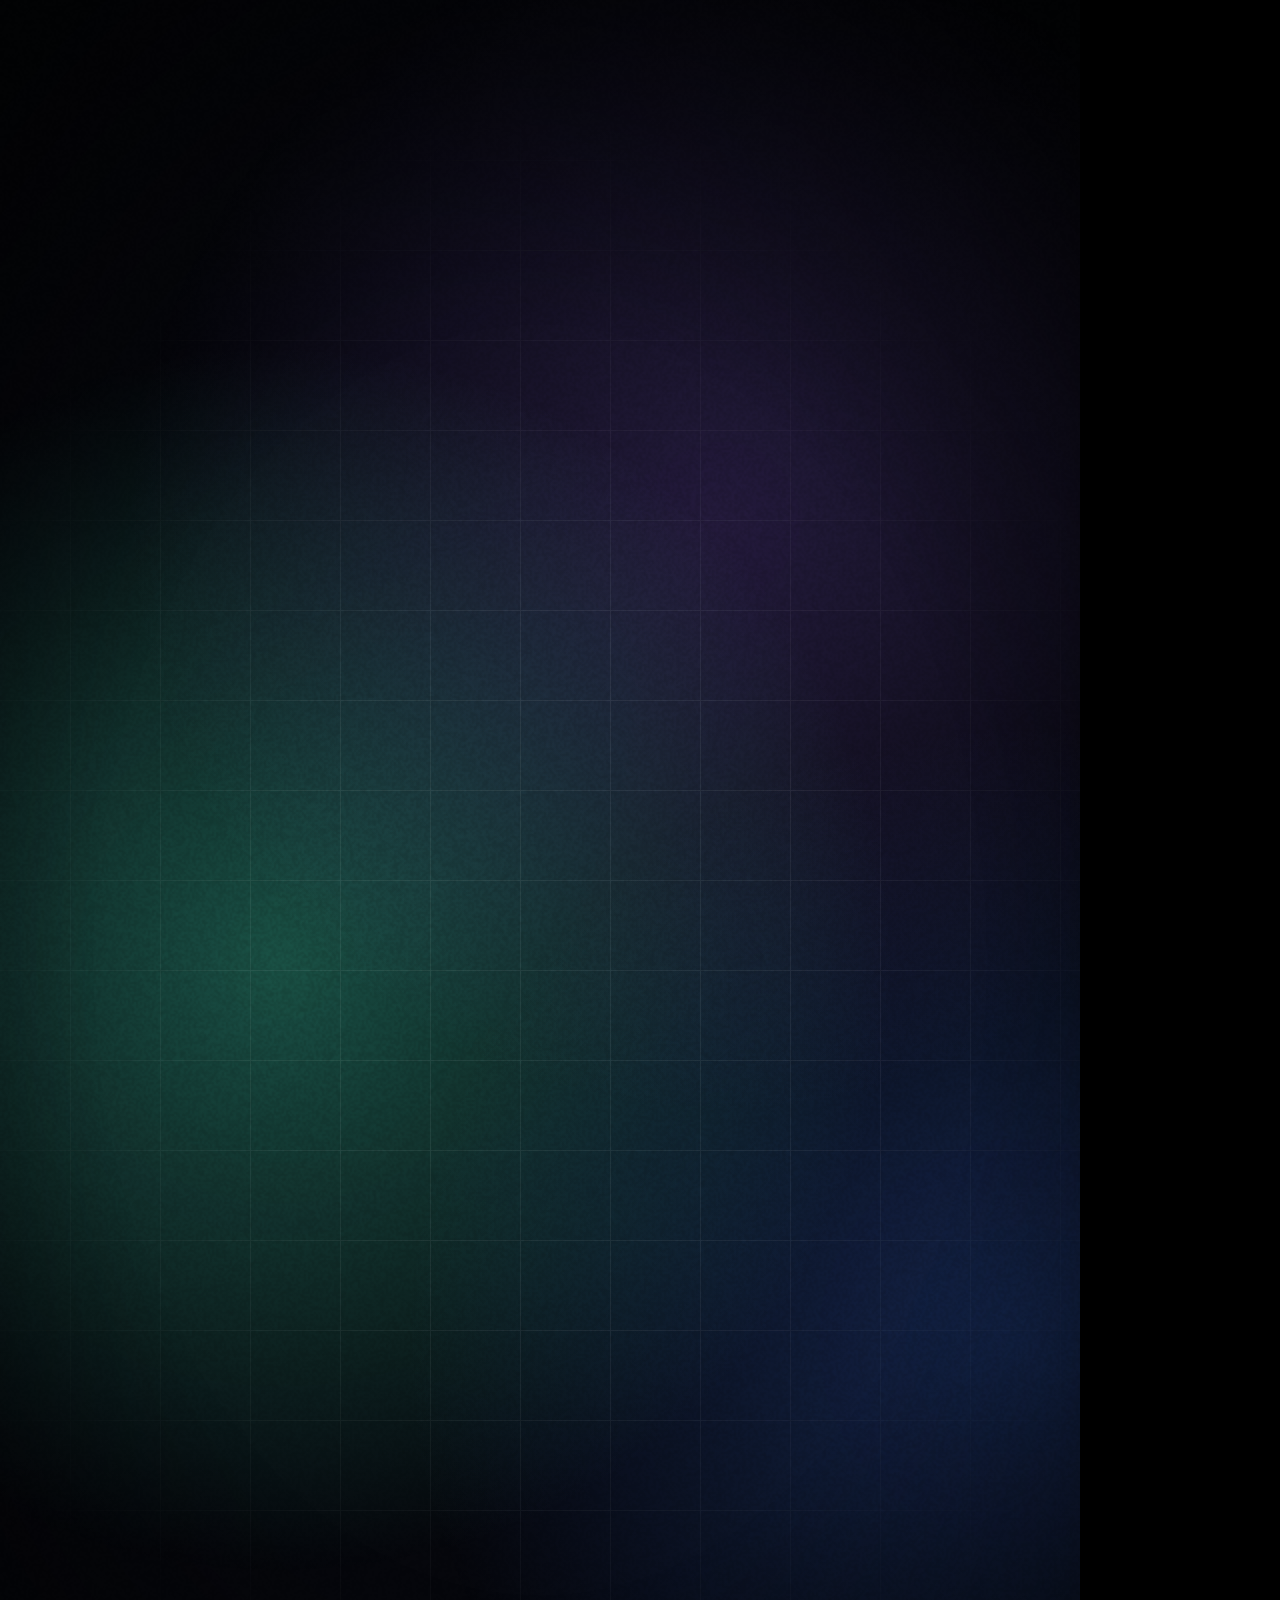
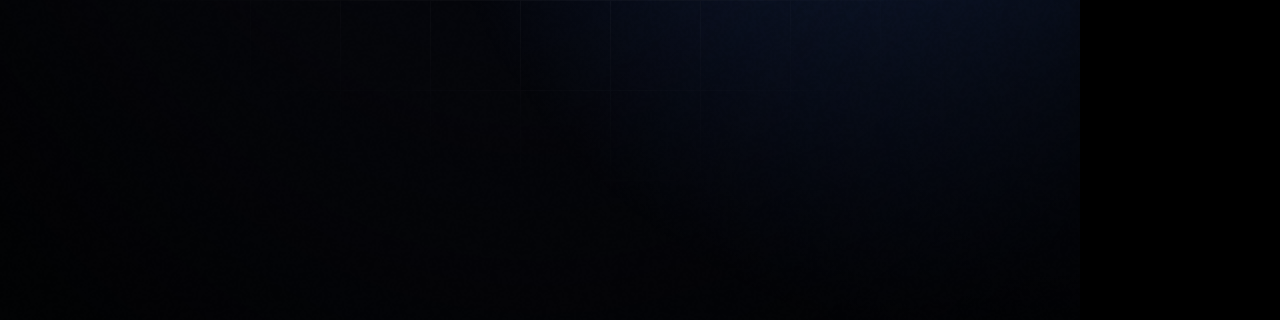
<file: promo/index.html>
<!doctype html>
<html lang="ru">
<head>
<meta charset="utf-8">
<title>Чистая Тема — промо</title>
<link rel="stylesheet" href="fonts.css">
<style>
  :root{
    --ink:#05060b; --bubble:#171c2b; --text:#eef2ff; --mute:#8b93ad;
    --mint:#46F2C2; --blue:#3D7BFF; --violet:#9A6BFF;
  }
  *{box-sizing:border-box;margin:0;padding:0}
  html,body{background:#000;width:1080px;height:1920px;overflow:hidden}
  #stage{position:relative;width:1080px;height:1920px;overflow:hidden;background:var(--ink);
    font-family:'Manrope',sans-serif;color:var(--text);-webkit-font-smoothing:antialiased}
  .abs{position:absolute}
  .layer{position:absolute;inset:0}
  #camera{position:absolute;inset:0;transform-origin:540px 960px}

  /* ---------- background ---------- */
  .blob{position:absolute;width:1400px;height:1400px;border-radius:50%;left:-160px;top:260px;opacity:.55}
  #grid{position:absolute;inset:-200px;opacity:.07;
    background-image:linear-gradient(rgba(255,255,255,.9) 1px,transparent 1px),linear-gradient(90deg,rgba(255,255,255,.9) 1px,transparent 1px);
    background-size:90px 90px;
    -webkit-mask-image:radial-gradient(ellipse 60% 50% at 50% 50%,#000 30%,transparent 75%)}
  .mq{position:absolute;left:0;white-space:nowrap;font-family:'Unbounded';font-weight:900;font-size:250px;
    color:transparent;-webkit-text-stroke:2px rgba(255,255,255,.075);letter-spacing:-4px}

  /* ---------- letters ---------- */
  .lm{display:inline-block;overflow:hidden;vertical-align:top;padding:.06em .04em .1em;margin:-.06em -.04em -.1em}
  .l{display:inline-block;will-change:transform}

  /* ---------- intro ---------- */
  #logoFly{position:absolute;left:0;top:0;width:240px;height:240px;transform-origin:50% 50%}
  .ring{position:absolute;left:540px;top:960px;width:10px;height:10px;border-radius:50%;
    border:3px solid var(--mint);transform:translate(-50%,-50%)}
  .bigword{position:absolute;left:0;width:1080px;text-align:center;font-family:'Unbounded';font-weight:900;
    line-height:1;letter-spacing:-3px;white-space:nowrap}
  #tagline{position:absolute;left:0;width:1080px;top:1265px;text-align:center;font-size:46px;font-weight:700;color:#c9d1ec}
  #tagline span{display:inline-block;margin:0 8px}
  #introLine{position:absolute;top:1220px;left:540px;height:4px;width:520px;margin-left:-260px;border-radius:4px;
    background:linear-gradient(90deg,transparent,var(--mint),var(--blue),transparent)}

  /* ---------- feature header ---------- */
  #progress{position:absolute;top:118px;left:50%;transform:translateX(-50%);display:flex;gap:12px}
  .seg{width:92px;height:8px;border-radius:8px;background:rgba(255,255,255,.12);overflow:hidden}
  .seg i{display:block;height:100%;width:100%;transform-origin:0 50%;transform:scaleX(0);border-radius:8px}
  .ftitle{position:absolute;left:0;width:1080px;top:186px;text-align:center}
  .fnum{font-family:'JetBrains Mono';font-weight:700;font-size:30px;letter-spacing:6px;margin-bottom:14px;height:40px}
  .fbig{font-family:'Unbounded';font-weight:900;font-size:112px;line-height:1;letter-spacing:-3px;white-space:nowrap}
  .fsub{font-size:42px;font-weight:700;margin-top:22px;color:#cfd6f1;white-space:nowrap}

  /* ---------- phone ---------- */
  #phoneWrap{position:absolute;left:0;top:0;width:1080px;height:1920px;perspective:2400px;perspective-origin:540px 1100px}
  #phone{position:absolute;left:190px;top:478px;width:700px;height:1380px;border-radius:96px;
    background:linear-gradient(145deg,#2a3048,#0c0f19 40%,#1d2234);padding:14px;
    box-shadow:0 0 0 2px rgba(255,255,255,.08),0 60px 140px rgba(0,0,0,.7),0 0 120px var(--glow,rgba(70,242,194,.18));
    transform-style:preserve-3d;transform-origin:50% 50%}
  #screen{position:relative;width:100%;height:100%;border-radius:82px;overflow:hidden;background:#0a0d17}
  #island{position:absolute;top:20px;left:50%;width:170px;height:48px;margin-left:-85px;border-radius:30px;background:#000;z-index:20}
  #status{position:absolute;top:24px;left:0;right:0;height:40px;padding:0 64px;display:flex;justify-content:space-between;
    font-weight:800;font-size:26px;z-index:10}
  #status .ic{display:flex;gap:10px;align-items:center}
  #header{position:absolute;top:76px;left:0;right:0;height:112px;display:flex;align-items:center;padding:0 30px;gap:20px;
    border-bottom:1px solid rgba(255,255,255,.06);background:rgba(12,15,26,.92);z-index:9}
  #avatar{width:80px;height:80px;flex:none}
  #hname{font-weight:800;font-size:32px;line-height:1.15}
  #hstat{font-size:24px;font-weight:600;color:var(--mute);height:30px;position:relative}
  #hstat span{position:absolute;left:0;top:0;white-space:nowrap}
  #chat{position:absolute;top:188px;bottom:122px;left:0;right:0;overflow:hidden;
    background:radial-gradient(circle at 20% 10%,rgba(61,123,255,.16),transparent 50%),radial-gradient(circle at 90% 90%,rgba(70,242,194,.10),transparent 50%),#0b0f1c}
  #chat:before{content:'';position:absolute;inset:0;opacity:.35;
    background-image:radial-gradient(rgba(255,255,255,.13) 1.5px,transparent 1.6px);background-size:34px 34px}
  #chatInner{position:absolute;left:0;right:0;top:0}
  .msg{position:absolute;left:0;right:0;padding:0 24px}
  .msg.user{text-align:right}
  .bubble{display:inline-block;text-align:left;max-width:540px;padding:20px 26px 16px;border-radius:34px;
    font-size:30px;line-height:1.34;font-weight:600;position:relative;will-change:transform}
  .user .bubble{background:linear-gradient(135deg,#4b7dff,#6a4dff);border-bottom-right-radius:10px;transform-origin:100% 100%;
    box-shadow:0 10px 30px rgba(75,90,255,.35)}
  .bot .bubble{background:var(--bubble);border:1px solid rgba(255,255,255,.07);border-bottom-left-radius:10px;transform-origin:0 100%;
    box-shadow:0 10px 30px rgba(0,0,0,.35)}
  .meta{display:block;text-align:right;font-size:20px;font-weight:600;opacity:.6;margin-top:4px}
  .typing{position:absolute;left:24px;padding:24px 28px;border-radius:30px;border-bottom-left-radius:10px;background:var(--bubble);
    display:flex;gap:10px;transform-origin:0 100%}
  .typing i{width:14px;height:14px;border-radius:50%;background:#9aa3c4;display:block}
  #inputBar{position:absolute;bottom:0;left:0;right:0;height:122px;display:flex;align-items:center;gap:16px;padding:0 24px 10px;
    background:#0c0f1a;border-top:1px solid rgba(255,255,255,.06)}
  #inputPill{flex:1;height:76px;border-radius:40px;background:#161b2a;display:flex;align-items:center;padding:0 30px;
    font-size:28px;font-weight:600;color:#6d7592;overflow:hidden;white-space:nowrap}
  #inputText{color:#eef2ff}
  #caret{display:inline-block;width:3px;height:34px;background:var(--mint);margin-left:3px;vertical-align:middle}
  #sendBtn{width:76px;height:76px;border-radius:50%;background:linear-gradient(135deg,#4b7dff,#6a4dff);display:flex;align-items:center;justify-content:center;flex:none}
  #glare{position:absolute;inset:0;pointer-events:none;z-index:30;border-radius:82px;
    background:linear-gradient(115deg,transparent 35%,rgba(255,255,255,.10) 45%,rgba(255,255,255,.02) 52%,transparent 60%);background-size:300% 100%}

  /* feature cards inside bot bubbles */
  .row{display:flex;align-items:center;gap:22px}
  .cal{width:104px;height:116px;border-radius:22px;overflow:hidden;background:#fff;color:#111;text-align:center;flex:none;
    box-shadow:0 8px 20px rgba(0,0,0,.35)}
  .cal-m{background:#ff4d5e;color:#fff;font-weight:800;font-size:22px;height:34px;line-height:34px;letter-spacing:2px}
  .cal-d{font-family:'Unbounded';font-weight:900;font-size:50px;line-height:82px;display:inline-block}
  .clk{width:116px;height:116px;flex:none}
  .remT{font-family:'Unbounded';font-weight:700;font-size:44px;letter-spacing:-1px;color:#fff}
  .remS{font-size:24px;color:var(--mute);font-weight:700}
  .note{margin-top:16px;padding:12px 18px;border-radius:18px;background:rgba(77,141,255,.14);font-size:27px;font-weight:700;color:#cfe0ff;display:flex;gap:12px;align-items:center}
  .ok{margin-top:12px;font-size:25px;font-weight:800;display:flex;gap:10px;align-items:center}
  .odo{display:flex;font-family:'Unbounded';font-weight:900;font-size:84px;height:96px;line-height:96px;overflow:hidden;letter-spacing:-2px;
    padding:0 4px;margin:4px -4px 0}
  .odo .col{display:flex;flex-direction:column}
  .odo .sp{width:22px}
  .chip{display:inline-flex;gap:8px;align-items:center;padding:8px 16px;border-radius:30px;font-size:22px;font-weight:800;margin-top:10px}
  .pw{font-family:'JetBrains Mono';font-weight:700;font-size:35px;padding:16px 18px;border-radius:18px;background:#0b0e18;
    border:1px solid rgba(167,116,255,.35);letter-spacing:1px;margin-top:8px;white-space:nowrap}
  .pw span{display:inline-block;width:.6em;text-align:center}
  .bars{display:flex;gap:8px;margin-top:16px}
  .bars i{flex:1;height:12px;border-radius:8px;background:rgba(255,255,255,.1);overflow:hidden;position:relative}
  .bars i b{position:absolute;inset:0;transform-origin:0 50%;transform:scaleX(0);border-radius:8px}
  .stage3d{height:200px;width:470px;position:relative;perspective:700px}
  .coin{position:absolute;left:175px;top:50px;width:130px;height:130px;border-radius:50%;
    display:flex;align-items:center;justify-content:center;font-family:'Unbounded';font-weight:900;font-size:56px}
  .shadow{position:absolute;left:180px;top:180px;width:120px;height:18px;border-radius:50%;background:rgba(0,0,0,.55);filter:blur(4px)}
  .cube{position:absolute;left:180px;top:40px;width:120px;height:120px;transform-style:preserve-3d}
  .face{position:absolute;inset:0;border-radius:24px;background:linear-gradient(145deg,#fff,#dfe3ee);
    display:grid;grid-template-columns:repeat(3,1fr);grid-template-rows:repeat(3,1fr);padding:16px;box-shadow:inset 0 0 0 2px rgba(0,0,0,.06)}
  .face b{width:22px;height:22px;border-radius:50%;background:#1b1f2c;justify-self:center;align-self:center;visibility:hidden}
  .face b.on{visibility:visible}
  .face.f6 b.on, .face.f1 b.on{background:#ff3d5e}
  .res{font-size:30px;font-weight:700;margin-top:6px}
  .res b{font-weight:900}
  .opts{display:flex;gap:12px;margin-top:12px}
  .opt{padding:16px 20px;border-radius:22px;background:rgba(255,255,255,.06);border:2px solid rgba(255,255,255,.08);font-size:28px;font-weight:800;
    white-space:nowrap;position:relative}

  /* ---------- channel ---------- */
  #chPill{position:absolute;top:250px;left:50%;transform:translateX(-50%);display:flex;align-items:center;gap:14px;padding:16px 30px;border-radius:60px;
    background:rgba(255,255,255,.06);border:1px solid rgba(255,255,255,.14);font-weight:800;font-size:30px;letter-spacing:3px;white-space:nowrap}
  #chLine1{position:absolute;top:860px;left:0;width:1080px;text-align:center;font-size:42px;font-weight:700;color:#cbd3ef;line-height:1.35}
  #chLine1 span{display:inline-block;margin:0 6px}
  #chHi{position:absolute;top:1000px;left:0;width:1080px;text-align:center;font-size:58px;font-weight:800;white-space:nowrap}
  #chHi .hl{position:relative;display:inline-block;padding:4px 18px}
  #chHi .hl i{position:absolute;inset:6px 0 0 0;border-radius:14px;background:linear-gradient(90deg,var(--mint),var(--blue));transform-origin:0 50%;z-index:-1}
  #chHi .hl span{position:relative;color:#05060b}
  .ccard{position:absolute;top:1200px;width:300px;height:330px;border-radius:40px;padding:34px 28px;
    background:linear-gradient(160deg,rgba(255,255,255,.10),rgba(255,255,255,.03));border:1px solid rgba(255,255,255,.14);
    display:flex;flex-direction:column;justify-content:space-between;transform-origin:50% 100%}
  .ccard .ico{width:96px;height:96px;border-radius:28px;display:flex;align-items:center;justify-content:center}
  .ccard .t{font-family:'Unbounded';font-weight:900;font-size:40px;letter-spacing:-1px}
  .ccard .s{font-size:24px;font-weight:700;color:#aeb6d3;margin-top:6px}
  #chLink{position:absolute;top:1640px;left:50%;transform:translateX(-50%);font-family:'JetBrains Mono';font-weight:700;font-size:44px;
    padding:22px 36px;border-radius:24px;background:rgba(0,0,0,.35);border:1px solid rgba(255,255,255,.14);white-space:nowrap}

  /* ---------- outro ---------- */
  .wipe{position:absolute;left:540px;top:960px;width:10px;height:10px;border-radius:50%;transform:translate(-50%,-50%) scale(0)}
  #outro{position:absolute;inset:0}
  #oHandle{position:absolute;top:900px;left:0;width:1080px;text-align:center;font-family:'JetBrains Mono';font-weight:700;font-size:62px;white-space:nowrap}
  #oCaret{display:inline-block;width:5px;height:64px;background:var(--mint);vertical-align:middle;margin-left:4px}
  #oSub{position:absolute;top:1010px;left:0;width:1080px;text-align:center;font-size:36px;font-weight:700;color:#aab3d4}
  #oBtnWrap{position:absolute;top:1130px;left:540px;width:0;height:0}
  #oBtn{position:absolute;left:-420px;top:0;width:840px;height:156px;border-radius:90px;overflow:hidden;
    background:linear-gradient(100deg,#46F2C2,#3D7BFF 55%,#9A6BFF);box-shadow:0 30px 90px rgba(61,123,255,.5);
    display:flex;align-items:center;justify-content:center;transform-origin:50% 50%}
  #oBtnTxt{font-family:'Unbounded';font-weight:900;font-size:46px;color:#fff;white-space:nowrap;letter-spacing:-1px;position:relative;z-index:2}
  #oShine{position:absolute;top:-40px;bottom:-40px;width:160px;background:linear-gradient(90deg,transparent,rgba(255,255,255,.55),transparent);transform:skewX(-20deg)}
  #oRipple{position:absolute;left:0;top:78px;width:20px;height:20px;border-radius:50%;border:6px solid #fff;transform:translate(-50%,-50%) scale(0)}
  #oChips{position:absolute;top:1400px;left:90px;width:900px;display:flex;flex-wrap:wrap;justify-content:center;gap:16px}
  #oChips span{padding:14px 24px;border-radius:40px;background:rgba(255,255,255,.07);border:1px solid rgba(255,255,255,.12);font-size:28px;font-weight:700;color:#d6dcf3}
  #oFoot{position:absolute;top:1745px;left:0;width:1080px;text-align:center;font-family:'JetBrains Mono';font-weight:500;font-size:32px;color:#8e97b8;letter-spacing:1px}
  #cursor{position:absolute;left:0;top:0;width:70px;height:90px}

  #fx{position:absolute;inset:0}
  #flash{position:absolute;inset:0;background:#fff;opacity:0;mix-blend-mode:overlay}
  #vignette{position:absolute;inset:0;pointer-events:none;background:radial-gradient(ellipse 75% 60% at 50% 50%,transparent 55%,rgba(0,0,0,.65))}
  #grain{position:absolute;inset:0;width:1080px;height:1920px;opacity:.09;mix-blend-mode:overlay;pointer-events:none}
</style>
</head>
<body>
<div id="stage">
  <div id="camera">
    <div class="layer" id="bg">
      <div class="blob" id="blob1"></div><div class="blob" id="blob2"></div><div class="blob" id="blob3"></div>
      <div id="grid"></div>
      <div class="layer" id="mqWrap" style="transform:rotate(-9deg);transform-origin:540px 960px">
        <div class="mq" id="mq1" style="top:640px"></div>
        <div class="mq" id="mq2" style="top:1180px"></div>
      </div>
    </div>

    <!-- INTRO -->
    <div class="layer" id="intro">
      <div class="ring" id="r1"></div><div class="ring" id="r2"></div><div class="ring" id="r3"></div>
      <div class="bigword" id="iw1" style="top:820px;font-size:168px"></div>
      <div class="bigword" id="iw2" style="top:1010px;font-size:168px"></div>
      <div id="introLine"></div>
      <div id="tagline"><span>Личный</span><span>ассистент</span><span>в</span><span>Telegram</span></div>
    </div>

    <!-- FEATURE HEADER -->
    <div class="layer" id="fhead">
      <div id="progress"></div>
    </div>

    <!-- PHONE -->
    <div id="phoneWrap">
      <div id="phone">
        <div id="screen">
          <div id="island"></div>
          <div id="status"><span>9:41</span><span class="ic">
            <svg width="34" height="22" viewBox="0 0 34 22"><rect x="0" y="14" width="6" height="8" rx="2" fill="#fff"/><rect x="9" y="10" width="6" height="12" rx="2" fill="#fff"/><rect x="18" y="5" width="6" height="17" rx="2" fill="#fff"/><rect x="27" y="0" width="6" height="22" rx="2" fill="#fff"/></svg>
            <svg width="48" height="24" viewBox="0 0 48 24"><rect x="1" y="1" width="40" height="22" rx="7" fill="none" stroke="#fff" stroke-opacity=".5" stroke-width="2"/><rect x="5" y="5" width="30" height="14" rx="4" fill="#fff"/><rect x="43" y="8" width="4" height="8" rx="2" fill="#fff" fill-opacity=".5"/></svg>
          </span></div>
          <div id="header">
            <svg width="22" height="38" viewBox="0 0 22 38"><path d="M19 3 L4 19 L19 35" fill="none" stroke="#4d8dff" stroke-width="5" stroke-linecap="round" stroke-linejoin="round"/></svg>
            <svg id="avatar" viewBox="0 0 120 120"></svg>
            <div style="flex:1">
              <div id="hname">Чистая Тема</div>
              <div id="hstat"><span id="hs1">бот · онлайн</span><span id="hs2" style="color:var(--mint)">печатает…</span></div>
            </div>
            <svg width="10" height="42" viewBox="0 0 10 42"><circle cx="5" cy="5" r="4.5" fill="#8b93ad"/><circle cx="5" cy="21" r="4.5" fill="#8b93ad"/><circle cx="5" cy="37" r="4.5" fill="#8b93ad"/></svg>
          </div>
          <div id="chat"><div id="chatInner"></div></div>
          <div id="inputBar">
            <svg width="44" height="44" viewBox="0 0 44 44"><path d="M30 14 L16 28 a5 5 0 0 0 7 7 L36 22 a9 9 0 0 0 -13 -13 L10 22" fill="none" stroke="#8b93ad" stroke-width="3.5" stroke-linecap="round"/></svg>
            <div id="inputPill"><span id="inputPh">Сообщение</span><span id="inputText"></span><span id="caret"></span></div>
            <div id="sendBtn"><svg width="38" height="38" viewBox="0 0 38 38"><path d="M4 18 L34 4 L24 34 L18 21 Z" fill="#fff"/></svg></div>
          </div>
          <div id="glare"></div>
        </div>
      </div>
    </div>

    <!-- CHANNEL -->
    <div class="layer" id="channel">
      <div id="chPill">
        <svg width="40" height="40" viewBox="0 0 40 40"><circle cx="20" cy="20" r="20" fill="#2AABEE"/><path d="M9 19.5 L29 11.5 L25.5 29 L19 24 L15.5 27.5 L16 22 L26 14 L13.5 21 Z" fill="#fff"/></svg>
        <span>TELEGRAM-КАНАЛ</span>
      </div>
      <div class="bigword" id="cw1" style="top:410px;font-size:150px"></div>
      <div class="bigword" id="cw2" style="top:590px;font-size:150px"></div>
      <div id="chLine1"><span>Самые</span><span>полезные</span><span>инсайты:</span><span>как</span><span>применять</span></div>
      <div id="chHi"><span class="hl"><i></i><span>ИИ и умные инструменты</span></span></div>
      <div class="ccard" id="cc1" style="left:60px">
        <div class="ico" style="background:rgba(255,92,122,.18)"><svg width="54" height="54" viewBox="0 0 24 24"><path d="M12 21s-7.5-4.6-9.5-9.2C1.2 8.6 3.2 5 6.6 5c2.1 0 3.9 1.3 5.4 3.2C13.5 6.3 15.3 5 17.4 5c3.4 0 5.4 3.6 4.1 6.8C19.5 16.4 12 21 12 21z" fill="#FF5C7A"/></svg></div>
        <div><div class="t">ЖИЗНЬ</div><div class="s">личные дела</div></div>
      </div>
      <div class="ccard" id="cc2" style="left:390px">
        <div class="ico" style="background:rgba(61,123,255,.2)"><svg width="54" height="54" viewBox="0 0 24 24"><rect x="2.5" y="7" width="19" height="13" rx="3" fill="#4D8DFF"/><path d="M8.5 7V5.5A2 2 0 0 1 10.5 3.5h3a2 2 0 0 1 2 2V7" fill="none" stroke="#4D8DFF" stroke-width="2"/><rect x="2.5" y="12" width="19" height="2" fill="#0b0f1c" opacity=".5"/></svg></div>
        <div><div class="t">РАБОТА</div><div class="s">продуктивность</div></div>
      </div>
      <div class="ccard" id="cc3" style="left:720px">
        <div class="ico" style="background:rgba(70,242,194,.18)"><svg width="54" height="54" viewBox="0 0 24 24"><path d="M3 18 L9 12 L13 15 L21 6" fill="none" stroke="#46F2C2" stroke-width="2.6" stroke-linecap="round" stroke-linejoin="round"/><path d="M15.5 6 H21 V11.5" fill="none" stroke="#46F2C2" stroke-width="2.6" stroke-linecap="round" stroke-linejoin="round"/></svg></div>
        <div><div class="t">БИЗНЕС</div><div class="s">рост и автоматизация</div></div>
      </div>
      <div id="chLink"><span id="chLinkT"></span></div>
    </div>

    <!-- OUTRO -->
    <div class="wipe" id="wipeA"></div>
    <div class="wipe" id="wipeB"></div>
    <div id="outro">
      <div class="ring" id="or1"></div><div class="ring" id="or2"></div>
      <div id="oHandle"><span id="oHandleT"></span><span id="oCaret"></span></div>
      <div id="oSub">твой личный ассистент в Telegram</div>
      <div id="oBtnWrap"><div id="oBtn"><div id="oShine"></div><div id="oBtnTxt"></div><div id="oRipple"></div></div></div>
      <div id="oChips"><span>⏰ напоминания</span><span>🧮 калькулятор</span><span>🔐 пароли</span><span>🪙 монетка</span><span>🎲 кубик</span><span>🤔 выбор</span></div>
      <div id="oFoot">t.me/chistaya_temka_bot</div>
      <svg id="cursor" viewBox="0 0 70 90"><path d="M6 4 L6 70 L22 55 L34 84 L46 79 L34 50 L56 50 Z" fill="#fff" stroke="#05060b" stroke-width="4" stroke-linejoin="round"/></svg>
    </div>

    <svg id="logoFly" viewBox="0 0 120 120"></svg>
    <canvas id="fx" width="1080" height="1920"></canvas>
    <div id="flash"></div>
  </div>
  <div id="vignette"></div>
  <canvas id="grain" width="540" height="960"></canvas>
</div>

<script>
/* ================= utilities ================= */
const B = 60/128;                       // one beat; 32 beats == 15.000 s
const DUR = 32*B;
const $ = id => document.getElementById(id);
const clamp = (x,a=0,b=1)=>Math.min(b,Math.max(a,x));
const P = (t,a,b)=>clamp((t-a)/(b-a));
const lerp=(a,b,x)=>a+(b-a)*x;
const eo3=x=>1-Math.pow(1-x,3), eo5=x=>1-Math.pow(1-x,5), ei3=x=>x*x*x, ei2=x=>x*x;
const eio=x=>x<.5?4*x*x*x:1-Math.pow(-2*x+2,3)/2;
const eExpo=x=>x>=1?1:1-Math.pow(2,-10*x);
const back=(x,s=1.9)=>1+(s+1)*Math.pow(x-1,3)+s*Math.pow(x-1,2);
// damped spring: 0 -> 1 over "dur" seconds of local time
const spring=(lt,dur=.6,bounce=1)=>{ if(lt<=0) return 0; const x=lt/dur*6; return 1-Math.exp(-x*1.05)*Math.cos(x*2.1*bounce);}
function mulberry(a){return function(){a|=0;a=a+0x6D2B79F5|0;let t=Math.imul(a^a>>>15,1|a);t=t+Math.imul(t^t>>>7,61|t)^t;return((t^t>>>14)>>>0)/4294967296}}
const hex2rgb=h=>[1,3,5].map(i=>parseInt(h.slice(i,i+2),16));
const mixHex=(a,b,x)=>{const A=hex2rgb(a),Bc=hex2rgb(b);return `rgb(${A.map((v,i)=>Math.round(lerp(v,Bc[i],x))).join(',')})`};
const rgba=(h,a)=>{const c=hex2rgb(h);return `rgba(${c[0]},${c[1]},${c[2]},${a})`};
function css(el,o){for(const k in o) el.style[k]=o[k];}

const LOGO = `<defs><linearGradient id="LG_ID" x1="0" y1="0" x2="1" y2="1"><stop offset="0" stop-color="#46F2C2"/><stop offset=".55" stop-color="#3D7BFF"/><stop offset="1" stop-color="#9A6BFF"/></linearGradient></defs>
<path d="M60 8C92 8 112 28 112 56C112 84 92 104 60 104C52 104 45 103 38 100L14 112L21 89C12 80 8 69 8 56C8 28 28 8 60 8Z" fill="url(#LG_ID)"/>
<g class="spk"><path d="M60 28C62.5 45 67 51.5 85 56C67 60.5 62.5 67 60 84C57.5 67 53 60.5 35 56C53 51.5 57.5 45 60 28Z" fill="#fff"/>
<circle cx="86" cy="32" r="5" fill="#fff" opacity=".85"/></g>`;
$('logoFly').innerHTML = LOGO.replace(/LG_ID/g,'lgA');
$('avatar').innerHTML  = LOGO.replace(/LG_ID/g,'lgB');

function letters(el,text,colorFn){
  el.innerHTML=''; const arr=[]; const chars=[...text];
  chars.forEach((ch,i)=>{const m=document.createElement('span');m.className='lm';const s=document.createElement('span');s.className='l';
    s.textContent=ch===' '?' ':ch; if(colorFn) s.style.color=colorFn(i/(Math.max(1,chars.length-1))); m.appendChild(s); el.appendChild(m); arr.push(s);});
  return arr;
}
// staggered masked letter animation (in & optional out)
function animLetters(arr,t,tin,tout,{st=.03,dur=.42,rot=8,outSt=.02,outDur=.25}={}){
  arr.forEach((s,i)=>{
    const a=spring(t-(tin+i*st),dur,1); let y=(1-a)*115, r=(1-a)*rot, o=1;
    if(tout!=null){const q=ei3(P(t,tout+i*outSt,tout+i*outSt+outDur)); y-=q*115; r-=q*rot;}
    s.style.transform=`translateY(${y}%) rotate(${r}deg)`;
  });
}
const gradColor=(stops)=>x=>{const n=stops.length-1;const i=Math.min(n-1,Math.floor(x*n));return mixHex(stops[i],stops[i+1],x*n-i)};

/* ================= timeline ================= */
const F0 = 4*B, FD = 3*B;              // features: 6 x 3 beats
const C0 = 22*B;                        // channel
const O0 = 27*B;                        // outro
const SFX=[]; const BURSTS=[]; const SHAKES=[];
const sfx=(t,type,extra={})=>SFX.push({t:+t.toFixed(4),type,...extra});

const FEATS=[
 {title:'НАПОМНИТ', sub:'в любую дату и время', color:'#4D8DFF', user:'Напомни 14 октября в 9:00 — созвон с командой'},
 {title:'ПОСЧИТАЕТ', sub:'мгновенно, любой пример', color:'#3DF5B0', user:'Посчитай: 1250*12+340'},
 {title:'ПАРОЛЬ', sub:'надёжный — за секунду', color:'#A774FF', user:'Пароль 16'},
 {title:'МОНЕТКА', sub:'орёл или решка?', color:'#FFC53D', user:'/монетка'},
 {title:'КУБИК', sub:'испытай удачу', color:'#FF5C7A', user:'/кубик'},
 {title:'ВЫБЕРЕТ', sub:'когда не можешь решить', color:'#2EE6FF', user:'Выбери: пицца, суши, бургер'},
];
FEATS.forEach((f,k)=>{f.t0=F0+k*FD; f.send=f.t0+.06; f.typing=f.t0+.22; f.reply=f.t0+.44;});

/* ---------- marquee ---------- */
const mqText = FEATS.map(f=>f.title).join(' · ')+' · ';
$('mq1').textContent=mqText.repeat(3); $('mq2').textContent=mqText.repeat(3);

/* ---------- feature header ---------- */
const prog=$('progress');
FEATS.forEach(f=>{const s=document.createElement('div');s.className='seg';s.innerHTML=`<i style="background:${f.color}"></i>`;prog.appendChild(s);});
FEATS.forEach((f,k)=>{
  const d=document.createElement('div');d.className='ftitle';
  d.innerHTML=`<div class="fnum" style="color:${f.color}"></div><div class="fbig"></div><div class="fsub"></div>`;
  $('fhead').appendChild(d); f.head=d;
  f.numL=letters(d.children[0],`0${k+1} / 06`);
  f.bigL=letters(d.children[1],f.title,gradColor(['#ffffff',f.color]));
  f.subL=letters(d.children[2],f.sub);
});

/* ---------- chat messages ---------- */
const CHECK=c=>`<svg width="30" height="30" viewBox="0 0 30 30"><circle cx="15" cy="15" r="14" fill="${c}"/><path class="ck" d="M8 15.5 L13 20.5 L22 10" fill="none" stroke="#05060b" stroke-width="3.4" stroke-linecap="round" stroke-linejoin="round" stroke-dasharray="24" stroke-dashoffset="24"/></svg>`;
const botHTML=[
 // 1 reminder
 `<div class="row">
   <div class="cal"><div class="cal-m">ОКТ</div><div class="cal-d" id="calD">14</div></div>
   <svg class="clk" viewBox="0 0 116 116"><circle cx="58" cy="58" r="54" fill="#0b0e18" stroke="#4D8DFF" stroke-width="5"/>
     ${[...Array(12)].map((_,i)=>`<rect x="56" y="10" width="4" height="${i%3?7:12}" rx="2" fill="#8ea8ff" transform="rotate(${i*30} 58 58)"/>`).join('')}
     <rect id="hH" x="54.5" y="30" width="7" height="31" rx="3.5" fill="#fff"/><rect id="hM" x="55.5" y="16" width="5" height="45" rx="2.5" fill="#4D8DFF"/><circle cx="58" cy="58" r="6" fill="#fff"/></svg>
   <div><div class="remT" id="remT">09:00</div><div class="remS">среда, 14 октября</div></div>
 </div>
 <div class="note" id="remN"><svg width="26" height="26" viewBox="0 0 26 26"><path d="M13 2a7 7 0 0 1 7 7v5l3 4H3l3-4V9a7 7 0 0 1 7-7z" fill="#4D8DFF"/><circle cx="13" cy="22" r="3" fill="#4D8DFF"/></svg>Созвон с командой</div>
 <div class="ok" id="remOk" style="color:#8fb4ff">${CHECK('#4D8DFF')}Напомню вовремя</div>`,
 // 2 calc
 `<div class="remS" style="font-size:26px">Ответ:</div>
  <div class="odo" id="odo"></div>
  <div class="chip" id="calcChip" style="background:rgba(61,245,176,.14);color:#3DF5B0">⚡ за 0,01 сек</div>`,
 // 3 password
 `<div class="remS" style="font-size:26px">Твой пароль:</div>
  <div class="pw" id="pw"></div>
  <div class="bars" id="bars"><i><b></b></i><i><b></b></i><i><b></b></i><i><b></b></i></div>
  <div class="ok" id="pwOk" style="color:#c7a8ff">${CHECK('#A774FF')}Надёжный · 16 символов</div>`,
 // 4 coin
 `<div class="stage3d"><div class="shadow" id="coinSh"></div><div class="coin" id="coin">О</div></div>
  <div class="res" id="coinRes">Тебе выпало: <b style="color:#FFC53D">Орёл</b></div>`,
 // 5 dice
 `<div class="stage3d"><div class="shadow" id="diceSh"></div><div class="cube" id="cube"></div></div>
  <div class="res" id="diceRes">Тебе выпало: <b style="color:#FF5C7A">6</b></div>`,
 // 6 choice
 `<div class="remS" style="font-size:26px">Выбираю…</div>
  <div class="opts" id="opts"><div class="opt">🍕 пицца</div><div class="opt">🍣 суши</div><div class="opt">🍔 бургер</div></div>
  <div class="res" id="chRes" style="margin-top:14px">Я выбираю: <b style="color:#2EE6FF">суши</b></div>`
];
const inner=$('chatInner');
FEATS.forEach((f,k)=>{
  const u=document.createElement('div');u.className='msg user';
  u.innerHTML=`<div class="bubble">${f.user}<span class="meta">09:41 ✓✓</span></div>`;
  const b=document.createElement('div');b.className='msg bot';
  b.innerHTML=`<div class="bubble">${botHTML[k]}</div>`;
  const ty=document.createElement('div');ty.className='typing';ty.innerHTML='<i></i><i></i><i></i>';
  inner.appendChild(u);inner.appendChild(b);inner.appendChild(ty);
  f.uEl=u;f.bEl=b;f.tyEl=ty;
});
// odometer
const ODO='15 340';
const odo=$('odo'); const odoCols=[];
[...ODO].forEach(ch=>{ if(ch===' '){const s=document.createElement('div');s.className='sp';odo.appendChild(s);return;}
  const c=document.createElement('div');c.className='col';
  for(let r=0;r<3;r++) for(let d=0;d<10;d++){const e=document.createElement('div');e.textContent=d;c.appendChild(e);}
  c.style.color='#3DF5B0'; odo.appendChild(c); odoCols.push({el:c,d:+ch});
});
// password
const PW='k7#Qx!2vR@m9Lp$a'; const PWCH='abcdefghijklmnopqrstuvwxyzABCDEFGHIJKLMNOPQRSTUVWXYZ0123456789!@#$%';
const pwEl=$('pw'); const pwSpans=[...PW].map(()=>{const s=document.createElement('span');pwEl.appendChild(s);return s;});
// dice
const PIPS={1:[4],2:[0,8],3:[0,4,8],4:[0,2,6,8],5:[0,2,4,6,8],6:[0,2,3,5,6,8]};
const FACES=[[6,'translateZ(60px)'],[1,'rotateY(180deg) translateZ(60px)'],[3,'rotateY(90deg) translateZ(60px)'],[4,'rotateY(-90deg) translateZ(60px)'],[2,'rotateX(90deg) translateZ(60px)'],[5,'rotateX(-90deg) translateZ(60px)']];
FACES.forEach(([n,tr])=>{const f=document.createElement('div');f.className='face f'+n;f.style.transform=tr;
  for(let i=0;i<9;i++){const b=document.createElement('b');if(PIPS[n].includes(i))b.className='on';f.appendChild(b);} $('cube').appendChild(f);});

/* ---------- layout chat (stacking) ---------- */
const GAP=18, VIEW=1380-28-188-122;
let y=26; const scrollEvents=[];
FEATS.forEach(f=>{
  f.uY=y; f.uH=f.uEl.offsetHeight; y+=f.uH+GAP; scrollEvents.push([f.send,y]);
  f.bY=y; f.bH=f.bEl.offsetHeight; scrollEvents.push([f.typing,y+90+GAP]); y+=f.bH+GAP; scrollEvents.push([f.reply,y]);
  f.uEl.style.top=f.uY+'px'; f.bEl.style.top=f.bY+'px'; f.tyEl.style.top=f.bY+'px';
});
let prevTarget=0; const scrollSteps=[];
scrollEvents.forEach(([t,bottom])=>{const tgt=Math.max(0,bottom-VIEW+20); if(tgt>prevTarget){scrollSteps.push([t,tgt-prevTarget]);prevTarget=tgt;}});
const scrollAt=t=>scrollSteps.reduce((s,[t0,d])=>s+d*eo5(P(t,t0,t0+.38)),0);

/* ---------- events: sound / bursts / shakes ---------- */
sfx(0.0,'riser',{dur:4*B});
sfx(0.12,'impact'); SHAKES.push([0.12,7]);
sfx(0.45,'swish'); sfx(0.6,'swish');
sfx(1.38,'whooshUp');
sfx(F0,'drop');
FEATS.forEach((f,k)=>{
  if(k>0) sfx(f.t0-.03,'swish');
  f.send-.34>0 && [...Array(Math.min(8,f.user.length))].forEach((_,i)=>sfx(f.send-.34+i*.035,'key'));
  sfx(f.send,'send'); sfx(f.typing,'typing'); sfx(f.reply,'pop');
});
const L=k=>FEATS[k].reply;
// feature specific
sfx(L(0)+.10,'flip'); sfx(L(0)+.52,'ding',{note:0}); BURSTS.push({t:L(0)+.52,anchor:'remOk',color:'#4D8DFF',n:26});
odoCols.forEach((c,i)=>sfx(L(1)+.18+i*.07,'tick'));
sfx(L(1)+.55,'ding',{note:2}); BURSTS.push({t:L(1)+.55,anchor:'odo',color:'#3DF5B0',n:34}); SHAKES.push([L(1)+.55,5]);
PW.split('').forEach((_,i)=>sfx(L(2)+.04+i*.028,'tickHi'));
sfx(L(2)+.62,'ding',{note:4}); BURSTS.push({t:L(2)+.62,anchor:'pw',color:'#A774FF',n:30});
sfx(L(3)+.0,'coinToss'); sfx(L(3)+.70,'coin'); BURSTS.push({t:L(3)+.70,anchor:'coin',color:'#FFC53D',n:40}); SHAKES.push([L(3)+.70,9]);
sfx(L(4)+.0,'diceRoll'); sfx(L(4)+.42,'clack'); sfx(L(4)+.58,'clack'); sfx(L(4)+.70,'clack'); BURSTS.push({t:L(4)+.70,anchor:'cube',color:'#FF5C7A',n:40}); SHAKES.push([L(4)+.70,11]);
const CH_N=10, chStepT=j=>.66*Math.pow(j/(CH_N-1),1.7);
for(let j=0;j<CH_N;j++) sfx(L(5)+chStepT(j),'tick');
sfx(L(5)+.70,'ding',{note:5}); BURSTS.push({t:L(5)+.70,anchor:'opts',color:'#2EE6FF',n:36});
sfx(C0-.12,'whooshBig'); sfx(C0+.05,'impact'); SHAKES.push([C0+.05,8]);
[.95,1.13,1.31].forEach((d,i)=>{sfx(C0+d,'slam',{i}); SHAKES.push([C0+d+.05,5]);});
sfx(C0+1.5,'type');
sfx(O0-.18,'whooshBig'); sfx(O0+.02,'impactBig'); SHAKES.push([O0+.05,12]);
sfx(O0+.28,'pop'); BURSTS.push({t:O0+.32,anchor:'logoFly',color:'#46F2C2',n:50,speed:1.4});
sfx(O0+.5,'type');
sfx(O0+.82,'swish');
sfx(O0+1.62,'tap'); BURSTS.push({t:O0+1.64,anchor:'oBtn',color:'#ffffff',n:70,speed:1.6,multi:true}); SHAKES.push([O0+1.64,10]);
sfx(O0+1.64,'final');
window.SFX=SFX; window.DUR=DUR;

/* ---------- grain frames ---------- */
const gctx=$('grain').getContext('2d'); const grainFrames=[];
{const r=mulberry(7); for(let f=0;f<8;f++){const im=gctx.createImageData(540,960);for(let i=0;i<im.data.length;i+=4){const v=r()*255;im.data[i]=im.data[i+1]=im.data[i+2]=v;im.data[i+3]=255;}grainFrames.push(im);}}

const fx=$('fx').getContext('2d');

/* ================= RENDER ================= */
function accentAt(t){
  const pts=[[0,'#46F2C2'],[F0-.2,'#46F2C2']];
  FEATS.forEach(f=>{pts.push([f.t0+.1,f.color]);pts.push([f.t0+FD-.15,f.color]);});
  pts.push([C0+.2,'#9A6BFF'],[O0-.1,'#9A6BFF'],[O0+.2,'#46F2C2'],[99,'#46F2C2']);
  for(let i=0;i<pts.length-1;i++) if(t<=pts[i+1][0]) return mixHex(pts[i][1],pts[i+1][1],eio(P(t,pts[i][0],pts[i+1][0])));
  return '#46F2C2';
}
function accentHex(t){const m=accentAt(t).match(/\d+/g).map(Number);return '#'+m.map(v=>v.toString(16).padStart(2,'0')).join('');}

function renderBG(t){
  const a=accentHex(t);
  $('blob1').style.background=`radial-gradient(circle,${rgba(a,.55)},transparent 62%)`;
  $('blob1').style.transform=`translate(${Math.sin(t*.8)*160-260}px,${Math.cos(t*.6)*200-200}px)`;
  $('blob2').style.background=`radial-gradient(circle,rgba(61,123,255,.45),transparent 62%)`;
  $('blob2').style.transform=`translate(${Math.cos(t*.7)*180+300}px,${Math.sin(t*.5)*220+380}px)`;
  $('blob3').style.background=`radial-gradient(circle,rgba(154,107,255,.35),transparent 60%)`;
  $('blob3').style.transform=`translate(${Math.sin(t*.9+2)*200}px,${Math.cos(t*.4)*260-700}px)`;
  $('grid').style.transform=`translateY(${(t*40)%90}px)`;
  const mqO = P(t,F0-.6,F0+.2)*(1-P(t,C0-.2,C0+.3));
  $('mqWrap').style.opacity=mqO;
  $('mq1').style.transform=`translateX(${-((t*260)%2600)}px)`;
  $('mq2').style.transform=`translateX(${-2600+((t*200)%2600)}px)`;
}

function renderIntro(t){
  const L=$('intro'); if(t>F0+.4){L.style.display='none';return;} L.style.display='';
  ['r1','r2','r3'].forEach((id,i)=>{const q=P(t,.12+i*.09,.9+i*.09);const e=eo3(q);
    css($(id),{width:(20+e*900)+'px',height:(20+e*900)+'px',opacity:(q>0?(1-q)*.7:0),borderColor:i==1?'#3D7BFF':i==2?'#9A6BFF':'#46F2C2',borderWidth:(6-4*q)+'px'});});
  animLetters(I1,t,.42,1.30,{st:.035,dur:.5});
  animLetters(I2,t,.52,1.36,{st:.04,dur:.5});
  const lq=eo5(P(t,.78,1.15)), lo=P(t,1.3,1.5);
  css($('introLine'),{transform:`scaleX(${lq})`,opacity:1-lo});
  [...$('tagline').children].forEach((s,i)=>{const q=spring(t-(.86+i*.06),.5);const o=P(t,1.32+i*.03,1.5+i*.03);
    s.style.transform=`translateY(${(1-q)*40-o*40}px)`; s.style.opacity=clamp(q)*(1-o);});
}

function renderLogo(t){
  const el=$('logoFly');
  if(t>F0+.08 && t<O0){el.style.display='none'; $('avatar').style.opacity=1; return;}
  el.style.display=''; $('avatar').style.opacity= t<O0 ? 0 : 1;
  let x=540,y=960,s=0,rot=0,spk=0;
  if(t<O0){
    s=spring(t-.10,.55)*1.0; rot=(1-spring(t-.10,.7))*-40;
    const up=spring(t-.34,.55); y=lerp(960,600,up); s=s*lerp(1,.82,up);
    spk=t*120;
    // hand-off into phone avatar
    const q=eio(P(t,1.42,F0+.06));
    if(q>0){const r=$('avatar').getBoundingClientRect(); const tx=r.left+r.width/2, ty=r.top+r.height/2;
      x=lerp(x,tx,q); y=lerp(y,ty,q)-Math.sin(q*Math.PI)*120; s=lerp(s,r.width/240,q); rot=lerp(rot,0,q)+Math.sin(q*Math.PI)*-25;}
  } else {
    const lt=t-O0; s=spring(lt-.26,.6)*1.05; rot=(1-spring(lt-.26,.7))*120; y=640+Math.sin(t*2.4)*8; spk=t*120;
    const tap=P(t,O0+1.62,O0+2.0); s*=1+Math.sin(tap*Math.PI)*.06;
  }
  el.style.transform=`translate(${x-120}px,${y-120}px) scale(${s}) rotate(${rot}deg)`;
  el.querySelector('.spk').setAttribute('transform',`translate(60 56) rotate(${spk}) scale(${1+Math.sin(t*6)*.06}) translate(-60 -56)`);
}

function renderFeatHead(t){
  const H=$('fhead'); const vis=t>F0-.2&&t<C0+.5; H.style.display=vis?'':'none'; if(!vis) return;
  const pin=eo3(P(t,F0-.15,F0+.25)), pout=ei3(P(t,C0-.15,C0+.15));
  prog.style.opacity=pin*(1-pout); prog.style.transform=`translateX(-50%) translateY(${(1-pin)*-30}px)`;
  [...prog.children].forEach((s,k)=>{s.firstChild.style.transform=`scaleX(${eio(P(t,FEATS[k].t0,FEATS[k].t0+FD))})`;});
  FEATS.forEach((f,k)=>{
    const tin=f.t0-.02, tout=f.t0+FD-.14;
    const on=t>tin-.05&&t<tout+.5; f.head.style.display=on?'':'none'; if(!on) return;
    animLetters(f.numL,t,tin,tout,{st:.012,dur:.4});
    animLetters(f.bigL,t,tin+.02,tout,{st:.028,dur:.48,rot:10,outSt:.015,outDur:.22});
    animLetters(f.subL,t,tin+.12,tout+.04,{st:.008,dur:.45,rot:0,outSt:.004,outDur:.2});
    // chromatic punch on arrival
    const ch=Math.exp(-Math.max(0,t-tin-.1)*9)*(t>tin?1:0)*10;
    f.head.children[1].style.textShadow=`${ch}px 0 rgba(255,40,90,.7), ${-ch}px 0 rgba(40,220,255,.7)`;
  });
}

function renderPhone(t){
  const W=$('phoneWrap'); const vis=t>1.2&&t<C0+.6; W.style.display=vis?'':'none'; if(!vis) return;
  const ein=spring(t-1.30,.75);
  let ty=(1-ein)*1500, rx=(1-ein)*48+3, ry=0, rz=(1-ein)*-10, s=lerp(.8,1,ein);
  // per-feature camera sway
  FEATS.forEach((f,k)=>{ const sgn=k%2?1:-1; const prev=k?((k-1)%2?1:-1):0; const q=spring(t-f.t0,.7); ry+= (k==0?sgn*5*q:(sgn-prev)*5*q); });
  ry+=Math.sin(t*1.3)*1.2; rx+=Math.sin(t*1.1)*1.0; ty+=Math.sin(t*1.7)*6;
  const out=ei3(P(t,C0-.18,C0+.32));
  ty-=out*2100; rz+=out*-14; s*=1-out*.15; rx+=out*-25;
  const ph=$('phone');
  ph.style.transform=`translateY(${ty}px) rotateX(${rx}deg) rotateY(${ry}deg) rotateZ(${rz}deg) scale(${s})`;
  ph.style.filter = out>0.01?`blur(${out*14}px)`:'none';
  const a=accentHex(t); ph.style.setProperty('--glow',rgba(a,.28));
  // glare sweeps
  let g=0; FEATS.forEach(f=>{g=Math.max(g,P(t,f.t0,f.t0+.6));});
  $('glare').style.backgroundPosition=`${lerp(100,-20,eio(P(t,1.3,2.1)))}% 0`;

  // header status
  const typing=FEATS.some(f=>t>=f.typing&&t<f.reply);
  $('hs1').style.opacity=typing?0:1; $('hs2').style.opacity=typing?1:0;

  // input text typing
  let txt='',ph_=1;
  FEATS.forEach(f=>{const a=f.send-.36; if(t>=a&&t<f.send){const n=Math.ceil(eo3(P(t,a,f.send-.04))*f.user.length); txt=f.user.slice(0,n); ph_=0;}});
  const showTxt = txt.length>22? '…'+txt.slice(-22):txt;
  $('inputText').textContent=showTxt; $('inputPh').style.display=ph_?'':'none';
  $('caret').style.opacity=(Math.floor(t*4)%2||!ph_)?1:0;
  let sp=0; FEATS.forEach(f=>{const q=t-f.send; if(q>=0&&q<.4) sp=Math.max(sp,Math.sin(q/.4*Math.PI));});
  $('sendBtn').style.transform=`scale(${1-sp*.18}) rotate(${sp*-20}deg)`;

  // chat scroll
  inner.style.transform=`translateY(${-scrollAt(t)}px)`;

  FEATS.forEach((f,k)=>{
    // user bubble
    const uq=spring(t-f.send,.5);
    const ub=f.uEl.firstChild; f.uEl.style.visibility=t>=f.send?'visible':'hidden';
    ub.style.transform=`translate(${(1-uq)*40}px,${(1-uq)*120}px) scale(${lerp(.4,1,uq)})`; ub.style.opacity=clamp(uq*2.5);
    // typing
    const tyOn=t>=f.typing&&t<f.reply+.05; f.tyEl.style.visibility=tyOn?'visible':'hidden';
    if(tyOn){const q=spring(t-f.typing,.35); f.tyEl.style.transform=`scale(${lerp(.3,1,clamp(q,0,1.2))})`; f.tyEl.style.opacity=1-P(t,f.reply-.02,f.reply+.05);
      [...f.tyEl.children].forEach((d,i)=>d.style.transform=`translateY(${-Math.max(0,Math.sin(t*16-i*.9))*9}px)`);}
    // bot reply
    const bq=spring(t-f.reply,.55); const bb=f.bEl.firstChild; f.bEl.style.visibility=t>=f.reply?'visible':'hidden';
    bb.style.transform=`translate(${(1-bq)*-30}px,${(1-bq)*60}px) scale(${lerp(.55,1,bq)})`; bb.style.opacity=clamp(bq*2.5);
  });
  renderMicro(t);
}

function fadeUp(el,t,t0,d=.35,dist=24){const q=spring(t-t0,d);el.style.opacity=clamp(q*1.6);el.style.transform=`translateY(${(1-q)*dist}px)`;}
function popIn(el,t,t0,d=.4){const q=spring(t-t0,d);el.style.opacity=clamp(q*2);el.style.transform=`scale(${lerp(.3,1,q)})`;}
function drawCheck(root,t,t0){const c=root.querySelector('.ck'); if(c) c.style.strokeDashoffset=24*(1-eo3(P(t,t0,t0+.25)));}

function renderMicro(t){
  // 1 reminder
  {const v=t-L(0);
    const m=eo5(P(v,0,.55)); $('hM').setAttribute('transform',`rotate(${-(1-m)*1080} 58 58)`);
    const h=eo5(P(v,0,.55)); $('hH').setAttribute('transform',`rotate(${270-(1-h)*360} 58 58)`);
    const cf=P(v,.08,.32); $('calD').style.transform=`scaleY(${cf<.5?1-cf*2:(cf-.5)*2})`; $('calD').textContent=cf<.5?'01':'14';
    const sc=P(v,.05,.45); const r=mulberry(Math.floor(t*30)); const T='09:00';
    $('remT').textContent=[...T].map((c,i)=>c===':'?':':(sc*5>i+1?c:String(Math.floor(r()*10)))).join('');
    fadeUp($('remN'),t,L(0)+.3); fadeUp($('remOk'),t,L(0)+.45); drawCheck($('remOk'),t,L(0)+.52);}
  // 2 calc
  {const v=t-L(1); const h=96;
    odoCols.forEach((c,i)=>{const q=spring(v-(.12+i*.07),.55); const target=20+c.d; c.el.style.transform=`translateY(${-q*target*h}px)`;
      c.el.style.filter=`blur(${Math.max(0,(1-clamp(q*1.1))*6)}px)`;});
    popIn($('calcChip'),t,L(1)+.58);}
  // 3 password
  {const v=t-L(2); const r=mulberry(Math.floor(t*40)*7);
    pwSpans.forEach((s,i)=>{const at=.04+i*.028; if(v<at-.25){s.textContent='•';s.style.color='#555c78';}
      else if(v<at){s.textContent=PWCH[Math.floor(r()*PWCH.length)];s.style.color='#7e6aa8';}
      else {s.textContent=PW[i]; const g=Math.exp(-(v-at)*8); s.style.color=mixHex('#ffffff','#d9c8ff',1-g); s.style.textShadow=`0 0 ${g*18}px #A774FF`;}});
    [...$('bars').querySelectorAll('b')].forEach((b,i)=>{b.style.background=['#ff5c7a','#ffb03d','#a8e05f','#3DF5B0'][Math.min(3,i)];
      b.style.transform=`scaleX(${eo3(P(v,.28+i*.08,.42+i*.08))})`;});
    fadeUp($('pwOk'),t,L(2)+.6); drawCheck($('pwOk'),t,L(2)+.66);}
  // 4 coin
  {const v=t-L(3); const x=clamp(v/.7); const land=v>=.7;
    const hgt= land?0:-360*4*x*(1-x); const ang=eo3(x)*Math.PI*2*5;
    const c=Math.cos(ang); const front=c>=0;
    const sq= land? 1-Math.exp(-(v-.7)*14)*Math.cos((v-.7)*40)*.25 : 1;
    const coin=$('coin');
    coin.innerHTML=front?'<div style="text-align:center;line-height:1"><div style="font-size:50px">★</div><div style="font-size:19px;letter-spacing:1px">ОРЁЛ</div></div>':'<div style="text-align:center;line-height:1"><div style="font-size:50px">1</div><div style="font-size:17px">РЕШКА</div></div>';
    coin.style.background= front?'radial-gradient(circle at 35% 30%,#fff3b0,#FFC53D 45%,#c98a0c)':'radial-gradient(circle at 35% 30%,#f2e2b8,#c9a24a 45%,#8a6510)';
    coin.style.color= front?'#7a4f00':'#5a4007';
    coin.style.boxShadow=`inset 0 0 0 6px rgba(255,255,255,.35), 0 0 ${land?Math.exp(-(v-.7)*4)*60:10}px #FFC53D`;
    coin.style.transform=`translateY(${hgt}px) scaleX(${Math.max(.06,Math.abs(c))*(land?2-sq:1)}) scaleY(${sq})`;
    $('coinSh').style.transform=`scale(${1+hgt/500})`; $('coinSh').style.opacity=.6+hgt/900;
    fadeUp($('coinRes'),t,L(3)+.72);}
  // 5 dice
  {const v=t-L(4); const q=eo3(clamp(v/.7));
    const bounce= v<.7 ? -Math.abs(Math.sin(clamp(v/.7)*Math.PI*2.5))*200*(1-q) : 0;
    const settle= v>=.7? Math.exp(-(v-.7)*10)*Math.sin((v-.7)*40)*6:0;
    $('cube').style.transform=`translateY(${bounce}px) rotateX(${(1-q)*-900+settle}deg) rotateY(${(1-q)*630}deg) rotateZ(${(1-q)*180}deg)`;
    $('diceSh').style.transform=`scale(${1+bounce/400})`;
    fadeUp($('diceRes'),t,L(4)+.72);}
  // 6 choice
  {const v=t-L(5); let idx=-1; for(let j=0;j<CH_N;j++) if(v>=chStepT(j)) idx=(j+1)%3;  // ends on 1 (суши)
    const won=v>=.7;
    [...$('opts').children].forEach((o,i)=>{const on=i===idx; const pulse=won&&i===1?spring(v-.7,.45):0;
      o.style.background=on?(won?'#2EE6FF':'rgba(46,230,255,.22)'):'rgba(255,255,255,.06)';
      o.style.color=on&&won?'#04121a':'#eef2ff';
      o.style.borderColor=on?'#2EE6FF':'rgba(255,255,255,.08)';
      o.style.transform=`scale(${on?(won?lerp(1.25,1.06,clamp(pulse)):1.05):(won?.94:1)})`;
      o.style.boxShadow=on&&won?`0 0 ${30*Math.exp(-(v-.7)*3)+12}px #2EE6FF`:'none';
      o.style.opacity=won&&!on?.5:1;});
    fadeUp($('chRes'),t,L(5)+.74);}
}

let C1,C2;
function renderChannel(t){
  const Ly=$('channel'); const vis=t>C0-.1&&t<O0+.25; Ly.style.display=vis?'':'none'; if(!vis) return;
  const lt=t-C0;
  popIn($('chPill'),t,C0+.08); $('chPill').style.transform=`translateX(-50%) `+$('chPill').style.transform;
  animLetters(C1,t,C0+.14,null,{st:.03,dur:.5,rot:12});
  animLetters(C2,t,C0+.24,null,{st:.04,dur:.5,rot:12});
  [...$('chLine1').children].forEach((s,i)=>fadeUp(s,t,C0+.5+i*.04,.4,30));
  const hq=eo5(P(t,C0+.72,C0+1.0));
  $('chHi').querySelector('i').style.transform=`scaleX(${hq})`;
  fadeUp($('chHi'),t,C0+.68,.4,30);
  ['cc1','cc2','cc3'].forEach((id,i)=>{const t0=C0+.95+i*.18; const q=spring(t-t0,.55);
    const el=$(id); el.style.opacity=clamp(q*2); el.style.transform=`perspective(900px) translateY(${(1-q)*240}px) rotateX(${(1-q)*-70}deg) rotateZ(${(1-q)*(i-1)*8}deg)`;
    el.style.boxShadow=`0 30px 70px rgba(0,0,0,.45), 0 0 ${Math.exp(-Math.max(0,t-t0-.1)*4)*80*(t>t0?1:0)}px ${['#FF5C7A','#4D8DFF','#46F2C2'][i]}`;});
  const link='t.me/chistaya_temka_bot'; const n=Math.floor(eo3(P(t,C0+1.5,C0+1.95))*link.length);
  $('chLinkT').textContent=link.slice(0,n)+(n<link.length&&t>C0+1.5?'▍':'');
  const lq=spring(t-(C0+1.45),.4); $('chLink').style.opacity=clamp(lq*2); $('chLink').style.transform=`translateX(-50%) scale(${lerp(.6,1,lq)})`;
  // exit: zoom into wipe
  const ex=ei3(P(t,O0-.25,O0+.1)); Ly.style.transform=`scale(${1+ex*.35})`; Ly.style.filter=ex>.01?`blur(${ex*10}px)`:'none'; Ly.style.opacity=1-ex*.6;
}

let OB;
function renderOutro(t){
  const wa=$('wipeA'), wb=$('wipeB');
  const qa=eo3(P(t,O0-.16,O0+.16)), qb=eo3(P(t,O0+.02,O0+.36));
  wa.style.display=qa>0?'':'none'; wb.style.display=qb>0?'':'none';
  wa.style.background='linear-gradient(135deg,#46F2C2,#3D7BFF,#9A6BFF)';
  wa.style.transform=`translate(-50%,-50%) scale(${qa*260})`;
  wb.style.background='#070912'; wb.style.transform=`translate(-50%,-50%) scale(${qb*260})`;
  const O=$('outro'); const vis=t>O0+.02; O.style.display=vis?'':'none'; if(!vis) return;
  ['or1','or2'].forEach((id,i)=>{const q=P(t,O0+.3+i*.1,O0+1.3+i*.1);
    css($(id),{top:'640px',width:(40+eo3(q)*1000)+'px',height:(40+eo3(q)*1000)+'px',opacity:(q>0?(1-q)*.6:0),borderColor:i?'#3D7BFF':'#46F2C2'});});
  const H='@chistaya_temka_bot'; const n=Math.floor(P(t,O0+.5,O0+.92)*H.length);
  const hq=spring(t-(O0+.46),.4);
  $('oHandleT').innerHTML=`<span style="color:#46F2C2">${H.slice(0,Math.min(1,n))}</span>${H.slice(1,n)}`;
  $('oHandle').style.opacity=clamp(hq*3);
  $('oCaret').style.opacity=(t<O0+1.0||Math.floor(t*3.5)%2)?1:0;
  fadeUp($('oSub'),t,O0+.9,.4,20);
  // button
  const bq=spring(t-(O0+.78),.6); const tapQ=t-(O0+1.62);
  const press= tapQ>0? (tapQ<.08? tapQ/.08 : Math.exp(-(tapQ-.08)*9)*Math.cos((tapQ-.08)*30)) : 0;
  const ob=$('oBtn');
  ob.style.width=lerp(156,840,clamp(bq,0,1.08))+'px'; ob.style.left=-lerp(156,840,clamp(bq,0,1.08))/2+'px';
  ob.style.opacity=clamp(spring(t-(O0+.72),.3)*2);
  ob.style.transform=`scale(${lerp(.2,1,clamp(spring(t-(O0+.72),.4),0,1.1))*(1-press*.07)})`;
  ob.style.boxShadow=`0 30px 90px rgba(61,123,255,${.45+.3*Math.sin(t*5)*.5}), 0 0 ${tapQ>0?Math.exp(-tapQ*3)*160:0}px rgba(255,255,255,.7)`;
  animLetters(OB,t,O0+.9,null,{st:.018,dur:.45,rot:0});
  $('oShine').style.left=(-300+((t-O0-1.1)%1.3)/1.3*1300)+'px'; $('oShine').style.opacity=t>O0+1.1?1:0;
  const rq=P(t,O0+1.62,O0+2.1); const rp=$('oRipple');
  rp.style.left='420px'; rp.style.transform=`translate(-50%,-50%) scale(${eo3(rq)*60})`; rp.style.opacity=rq>0?(1-rq)*.8:0; rp.style.borderWidth=(6-5*rq)+'px';
  [...$('oChips').children].forEach((c,i)=>popIn(c,t,O0+1.05+i*.05,.4));
  fadeUp($('oFoot'),t,O0+1.3,.5,20);
  // cursor
  const cq=eo5(P(t,O0+1.18,O0+1.55)); const cl=P(t,O0+1.62,O0+1.72), cu=P(t,O0+1.72,O0+1.9);
  const back=eio(P(t,O0+1.8,O0+2.25));
  const cx=lerp(lerp(1120,690,cq),860,back), cy=lerp(lerp(1700,1205,cq),1300,back);
  const cs=1-.15*Math.sin(Math.PI*clamp(cl+cu*.0))*(1-cu);
  css($('cursor'),{transform:`translate(${cx}px,${cy}px) scale(${cs}) rotate(${-8*(1-cq)}deg)`,opacity:P(t,O0+1.18,O0+1.3)});
}

function renderFX(t){
  fx.clearRect(0,0,1080,1920);
  BURSTS.forEach((b,bi)=>{const lt=t-b.t; if(lt<0||lt>1.1) return;
    const el=$(b.anchor); const r=el.getBoundingClientRect(); const ox=r.left+r.width/2, oy=r.top+r.height/2;
    const rnd=mulberry(bi*977+13); const sp=b.speed||1;
    for(let i=0;i<b.n;i++){
      const a=rnd()*Math.PI*2, v=(300+rnd()*700)*sp, life=.5+rnd()*.55, sz=3+rnd()*7, kind=rnd();
      if(lt>life) continue; const q=lt/life;
      const d=v*(1-Math.exp(-lt*4))/4; const x=ox+Math.cos(a)*d, y=oy+Math.sin(a)*d+ 300*lt*lt;
      const col=b.multi?['#46F2C2','#3D7BFF','#9A6BFF','#FFC53D','#FF5C7A','#ffffff'][i%6]:(kind<.3?'#ffffff':b.color);
      fx.globalAlpha=(1-q); fx.fillStyle=col; fx.strokeStyle=col;
      if(kind<.45){fx.beginPath();fx.arc(x,y,sz*(1-q*.5),0,7);fx.fill();}
      else if(kind<.75){fx.save();fx.translate(x,y);fx.rotate(a+lt*8);fx.fillRect(-sz,-sz*.35,sz*2.2,sz*.7);fx.restore();}
      else {fx.lineWidth=3;fx.beginPath();fx.moveTo(x,y);fx.lineTo(x-Math.cos(a)*v*.04*(1-q),y-Math.sin(a)*v*.04*(1-q));fx.stroke();}
    }
    // shock ring
    const rq=P(lt,0,.45); if(rq<1){fx.globalAlpha=(1-rq)*.8;fx.strokeStyle=b.color;fx.lineWidth=6*(1-rq)+1;fx.beginPath();fx.arc(ox,oy,20+eo3(rq)*220*sp,0,7);fx.stroke();}
  });
  fx.globalAlpha=1;
}

function renderCamera(t){
  let sx=0,sy=0,rot=0;
  SHAKES.forEach(([t0,a],i)=>{const d=t-t0; if(d<0||d>.6) return; const e=Math.exp(-d*12)*a; sx+=Math.sin(d*90+i)*e; sy+=Math.cos(d*77+i*2)*e; rot+=Math.sin(d*60+i)*e*.05;});
  const zoom=1+ .015*Math.sin(t*.9) + .05*Math.exp(-Math.max(0,t-F0)*6)*(t>F0?1:0) + .04*Math.exp(-Math.max(0,t-O0-.05)*5)*(t>O0?1:0);
  $('camera').style.transform=`translate(${sx}px,${sy}px) rotate(${rot}deg) scale(${zoom})`;
  // white flash on big hits
  let fl=0; [[F0,.35],[C0+.05,.3],[O0+.02,.45],[O0+1.64,.35],[0.12,.4]].forEach(([t0,a])=>{const d=t-t0; if(d>=0) fl=Math.max(fl,a*Math.exp(-d*10));});
  $('flash').style.opacity=fl;
}

const I1=letters($('iw1'),'ЧИСТАЯ',gradColor(['#ffffff','#e6ecff']));
const I2=letters($('iw2'),'ТЕМА',gradColor(['#46F2C2','#3D7BFF','#9A6BFF']));
C1=letters($('cw1'),'ЧИСТАЯ',gradColor(['#ffffff','#dfe6ff']));
C2=letters($('cw2'),'ТЕМА',gradColor(['#46F2C2','#3D7BFF','#9A6BFF']));
OB=letters($('oBtnTxt'),'Запусти бота — /start');

function render(t){
  renderBG(t); renderIntro(t); renderFeatHead(t); renderPhone(t); renderLogo(t); renderChannel(t); renderOutro(t); renderCamera(t); renderFX(t);
  gctx.putImageData(grainFrames[Math.floor(t*30)%grainFrames.length],0,0);
}
window.render=render;
window.ready=document.fonts.ready.then(()=>{
  // re-measure after fonts load
  let y=26; scrollEvents.length=0;
  FEATS.forEach(f=>{f.uY=y;f.uH=f.uEl.offsetHeight;y+=f.uH+GAP;scrollEvents.push([f.send,y]);
    f.bY=y;f.bH=f.bEl.offsetHeight;scrollEvents.push([f.typing,y+90+GAP]);y+=f.bH+GAP;scrollEvents.push([f.reply,y]);
    f.uEl.style.top=f.uY+'px';f.bEl.style.top=f.bY+'px';f.tyEl.style.top=f.bY+'px';});
  prevTarget=0; scrollSteps.length=0;
  scrollEvents.forEach(([t,bottom])=>{const tgt=Math.max(0,bottom-VIEW+20); if(tgt>prevTarget){scrollSteps.push([t,tgt-prevTarget]);prevTarget=tgt;}});
  render(0); return true;
});
if(location.search.includes('play')){const st=performance.now();(function loop(){render(((performance.now()-st)/1000)%DUR);requestAnimationFrame(loop);})();}
const m=location.search.match(/t=([\d.]+)/); if(m) window.ready.then(()=>render(+m[1]));
</script>
</body>
</html>
</file>
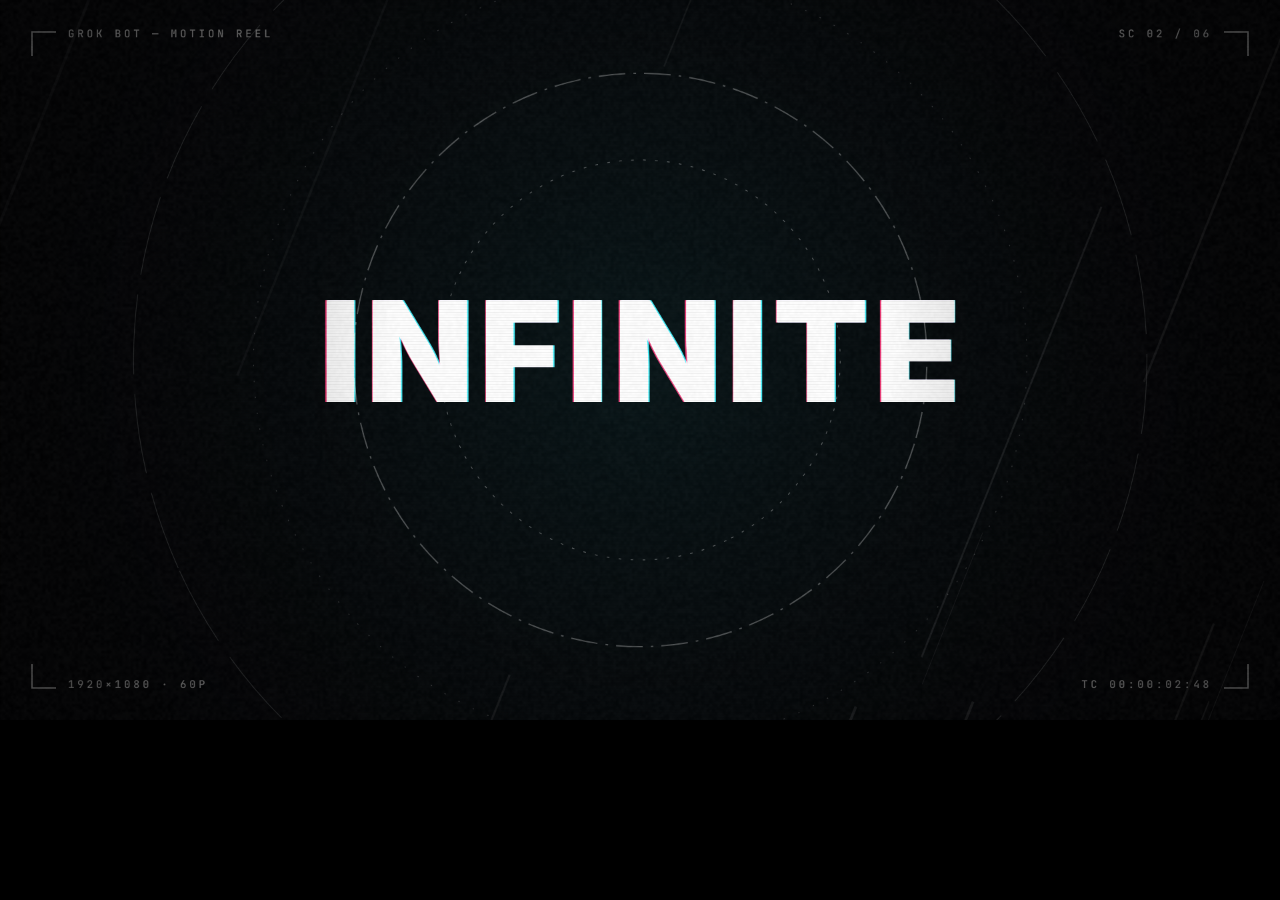
<file: showreel/index.html>
<!doctype html>
<html lang="en">
<head>
<meta charset="utf-8">
<title>Grok Bot Reel</title>
<style>
  @font-face { font-family: IN; font-weight: 400; src: url(fonts/inter-latin-400-normal.woff2); }
  @font-face { font-family: IN; font-weight: 500; src: url(fonts/inter-latin-500-normal.woff2); }
  @font-face { font-family: IN; font-weight: 900; src: url(fonts/inter-latin-900-normal.woff2); }
  @font-face { font-family: SG; font-weight: 700; src: url(fonts/space-grotesk-latin-700-normal.woff2); }
  @font-face { font-family: JB; font-weight: 500; src: url(fonts/jetbrains-mono-latin-500-normal.woff2); }
  html, body { margin: 0; background: #000; overflow: hidden; }
  canvas { display: block; width: 100vw; height: 56.25vw; max-height: 100vh; max-width: 177.78vh; margin: auto; }
</style>
</head>
<body>
<canvas id="c" width="1920" height="1080"></canvas>
<script src="scene.js"></script>
</body>
</html>
</file>
<file: promo/fonts.css>
@font-face {
  font-family: 'JetBrains Mono';
  font-style: normal;
  font-weight: 500;
  font-display: swap;
  src: url(fonts/tDbv2o-flEEny0FZhsfKu5WU4zr3E_BX0PnT8RD8yKwBNntkaToggR7BYRbKPx3cwhsk.woff2) format('woff2');
  unicode-range: U+0460-052F, U+1C80-1C8A, U+20B4, U+2DE0-2DFF, U+A640-A69F, U+FE2E-FE2F;
}
@font-face {
  font-family: 'JetBrains Mono';
  font-style: normal;
  font-weight: 500;
  font-display: swap;
  src: url(fonts/tDbv2o-flEEny0FZhsfKu5WU4zr3E_BX0PnT8RD8yKwBNntkaToggR7BYRbKPxTcwhsk.woff2) format('woff2');
  unicode-range: U+0301, U+0400-045F, U+0490-0491, U+04B0-04B1, U+2116;
}
@font-face {
  font-family: 'JetBrains Mono';
  font-style: normal;
  font-weight: 500;
  font-display: swap;
  src: url(fonts/tDbv2o-flEEny0FZhsfKu5WU4zr3E_BX0PnT8RD8yKwBNntkaToggR7BYRbKPx7cwhsk.woff2) format('woff2');
  unicode-range: U+0100-02BA, U+02BD-02C5, U+02C7-02CC, U+02CE-02D7, U+02DD-02FF, U+0304, U+0308, U+0329, U+1D00-1DBF, U+1E00-1E9F, U+1EF2-1EFF, U+2020, U+20A0-20AB, U+20AD-20C0, U+2113, U+2C60-2C7F, U+A720-A7FF;
}
@font-face {
  font-family: 'JetBrains Mono';
  font-style: normal;
  font-weight: 500;
  font-display: swap;
  src: url(fonts/tDbv2o-flEEny0FZhsfKu5WU4zr3E_BX0PnT8RD8yKwBNntkaToggR7BYRbKPxDcwg.woff2) format('woff2');
  unicode-range: U+0000-00FF, U+0131, U+0152-0153, U+02BB-02BC, U+02C6, U+02DA, U+02DC, U+0304, U+0308, U+0329, U+2000-206F, U+20AC, U+2122, U+2191, U+2193, U+2212, U+2215, U+FEFF, U+FFFD;
}
@font-face {
  font-family: 'JetBrains Mono';
  font-style: normal;
  font-weight: 700;
  font-display: swap;
  src: url(fonts/tDbv2o-flEEny0FZhsfKu5WU4zr3E_BX0PnT8RD8yKwBNntkaToggR7BYRbKPx3cwhsk.woff2) format('woff2');
  unicode-range: U+0460-052F, U+1C80-1C8A, U+20B4, U+2DE0-2DFF, U+A640-A69F, U+FE2E-FE2F;
}
@font-face {
  font-family: 'JetBrains Mono';
  font-style: normal;
  font-weight: 700;
  font-display: swap;
  src: url(fonts/tDbv2o-flEEny0FZhsfKu5WU4zr3E_BX0PnT8RD8yKwBNntkaToggR7BYRbKPxTcwhsk.woff2) format('woff2');
  unicode-range: U+0301, U+0400-045F, U+0490-0491, U+04B0-04B1, U+2116;
}
@font-face {
  font-family: 'JetBrains Mono';
  font-style: normal;
  font-weight: 700;
  font-display: swap;
  src: url(fonts/tDbv2o-flEEny0FZhsfKu5WU4zr3E_BX0PnT8RD8yKwBNntkaToggR7BYRbKPx7cwhsk.woff2) format('woff2');
  unicode-range: U+0100-02BA, U+02BD-02C5, U+02C7-02CC, U+02CE-02D7, U+02DD-02FF, U+0304, U+0308, U+0329, U+1D00-1DBF, U+1E00-1E9F, U+1EF2-1EFF, U+2020, U+20A0-20AB, U+20AD-20C0, U+2113, U+2C60-2C7F, U+A720-A7FF;
}
@font-face {
  font-family: 'JetBrains Mono';
  font-style: normal;
  font-weight: 700;
  font-display: swap;
  src: url(fonts/tDbv2o-flEEny0FZhsfKu5WU4zr3E_BX0PnT8RD8yKwBNntkaToggR7BYRbKPxDcwg.woff2) format('woff2');
  unicode-range: U+0000-00FF, U+0131, U+0152-0153, U+02BB-02BC, U+02C6, U+02DA, U+02DC, U+0304, U+0308, U+0329, U+2000-206F, U+20AC, U+2122, U+2191, U+2193, U+2212, U+2215, U+FEFF, U+FFFD;
}
@font-face {
  font-family: 'Manrope';
  font-style: normal;
  font-weight: 500;
  font-display: swap;
  src: url(fonts/xn7gYHE41ni1AdIRggqxSuXd.woff2) format('woff2');
  unicode-range: U+0460-052F, U+1C80-1C8A, U+20B4, U+2DE0-2DFF, U+A640-A69F, U+FE2E-FE2F;
}
@font-face {
  font-family: 'Manrope';
  font-style: normal;
  font-weight: 500;
  font-display: swap;
  src: url(fonts/xn7gYHE41ni1AdIRggOxSuXd.woff2) format('woff2');
  unicode-range: U+0301, U+0400-045F, U+0490-0491, U+04B0-04B1, U+2116;
}
@font-face {
  font-family: 'Manrope';
  font-style: normal;
  font-weight: 500;
  font-display: swap;
  src: url(fonts/xn7gYHE41ni1AdIRggmxSuXd.woff2) format('woff2');
  unicode-range: U+0100-02BA, U+02BD-02C5, U+02C7-02CC, U+02CE-02D7, U+02DD-02FF, U+0304, U+0308, U+0329, U+1D00-1DBF, U+1E00-1E9F, U+1EF2-1EFF, U+2020, U+20A0-20AB, U+20AD-20C0, U+2113, U+2C60-2C7F, U+A720-A7FF;
}
@font-face {
  font-family: 'Manrope';
  font-style: normal;
  font-weight: 500;
  font-display: swap;
  src: url(fonts/xn7gYHE41ni1AdIRggexSg.woff2) format('woff2');
  unicode-range: U+0000-00FF, U+0131, U+0152-0153, U+02BB-02BC, U+02C6, U+02DA, U+02DC, U+0304, U+0308, U+0329, U+2000-206F, U+20AC, U+2122, U+2191, U+2193, U+2212, U+2215, U+FEFF, U+FFFD;
}
@font-face {
  font-family: 'Manrope';
  font-style: normal;
  font-weight: 700;
  font-display: swap;
  src: url(fonts/xn7gYHE41ni1AdIRggqxSuXd.woff2) format('woff2');
  unicode-range: U+0460-052F, U+1C80-1C8A, U+20B4, U+2DE0-2DFF, U+A640-A69F, U+FE2E-FE2F;
}
@font-face {
  font-family: 'Manrope';
  font-style: normal;
  font-weight: 700;
  font-display: swap;
  src: url(fonts/xn7gYHE41ni1AdIRggOxSuXd.woff2) format('woff2');
  unicode-range: U+0301, U+0400-045F, U+0490-0491, U+04B0-04B1, U+2116;
}
@font-face {
  font-family: 'Manrope';
  font-style: normal;
  font-weight: 700;
  font-display: swap;
  src: url(fonts/xn7gYHE41ni1AdIRggmxSuXd.woff2) format('woff2');
  unicode-range: U+0100-02BA, U+02BD-02C5, U+02C7-02CC, U+02CE-02D7, U+02DD-02FF, U+0304, U+0308, U+0329, U+1D00-1DBF, U+1E00-1E9F, U+1EF2-1EFF, U+2020, U+20A0-20AB, U+20AD-20C0, U+2113, U+2C60-2C7F, U+A720-A7FF;
}
@font-face {
  font-family: 'Manrope';
  font-style: normal;
  font-weight: 700;
  font-display: swap;
  src: url(fonts/xn7gYHE41ni1AdIRggexSg.woff2) format('woff2');
  unicode-range: U+0000-00FF, U+0131, U+0152-0153, U+02BB-02BC, U+02C6, U+02DA, U+02DC, U+0304, U+0308, U+0329, U+2000-206F, U+20AC, U+2122, U+2191, U+2193, U+2212, U+2215, U+FEFF, U+FFFD;
}
@font-face {
  font-family: 'Manrope';
  font-style: normal;
  font-weight: 800;
  font-display: swap;
  src: url(fonts/xn7gYHE41ni1AdIRggqxSuXd.woff2) format('woff2');
  unicode-range: U+0460-052F, U+1C80-1C8A, U+20B4, U+2DE0-2DFF, U+A640-A69F, U+FE2E-FE2F;
}
@font-face {
  font-family: 'Manrope';
  font-style: normal;
  font-weight: 800;
  font-display: swap;
  src: url(fonts/xn7gYHE41ni1AdIRggOxSuXd.woff2) format('woff2');
  unicode-range: U+0301, U+0400-045F, U+0490-0491, U+04B0-04B1, U+2116;
}
@font-face {
  font-family: 'Manrope';
  font-style: normal;
  font-weight: 800;
  font-display: swap;
  src: url(fonts/xn7gYHE41ni1AdIRggmxSuXd.woff2) format('woff2');
  unicode-range: U+0100-02BA, U+02BD-02C5, U+02C7-02CC, U+02CE-02D7, U+02DD-02FF, U+0304, U+0308, U+0329, U+1D00-1DBF, U+1E00-1E9F, U+1EF2-1EFF, U+2020, U+20A0-20AB, U+20AD-20C0, U+2113, U+2C60-2C7F, U+A720-A7FF;
}
@font-face {
  font-family: 'Manrope';
  font-style: normal;
  font-weight: 800;
  font-display: swap;
  src: url(fonts/xn7gYHE41ni1AdIRggexSg.woff2) format('woff2');
  unicode-range: U+0000-00FF, U+0131, U+0152-0153, U+02BB-02BC, U+02C6, U+02DA, U+02DC, U+0304, U+0308, U+0329, U+2000-206F, U+20AC, U+2122, U+2191, U+2193, U+2212, U+2215, U+FEFF, U+FFFD;
}
@font-face {
  font-family: 'Unbounded';
  font-style: normal;
  font-weight: 400;
  font-display: swap;
  src: url(fonts/Yq6W-LOTXCb04q32xlpwtsZfrxE.woff2) format('woff2');
  unicode-range: U+0460-052F, U+1C80-1C8A, U+20B4, U+2DE0-2DFF, U+A640-A69F, U+FE2E-FE2F;
}
@font-face {
  font-family: 'Unbounded';
  font-style: normal;
  font-weight: 400;
  font-display: swap;
  src: url(fonts/Yq6W-LOTXCb04q32xlpwv8ZfrxE.woff2) format('woff2');
  unicode-range: U+0301, U+0400-045F, U+0490-0491, U+04B0-04B1, U+2116;
}
@font-face {
  font-family: 'Unbounded';
  font-style: normal;
  font-weight: 400;
  font-display: swap;
  src: url(fonts/Yq6W-LOTXCb04q32xlpwtcZfrxE.woff2) format('woff2');
  unicode-range: U+0100-02BA, U+02BD-02C5, U+02C7-02CC, U+02CE-02D7, U+02DD-02FF, U+0304, U+0308, U+0329, U+1D00-1DBF, U+1E00-1E9F, U+1EF2-1EFF, U+2020, U+20A0-20AB, U+20AD-20C0, U+2113, U+2C60-2C7F, U+A720-A7FF;
}
@font-face {
  font-family: 'Unbounded';
  font-style: normal;
  font-weight: 400;
  font-display: swap;
  src: url(fonts/Yq6W-LOTXCb04q32xlpwu8Zf.woff2) format('woff2');
  unicode-range: U+0000-00FF, U+0131, U+0152-0153, U+02BB-02BC, U+02C6, U+02DA, U+02DC, U+0304, U+0308, U+0329, U+2000-206F, U+20AC, U+2122, U+2191, U+2193, U+2212, U+2215, U+FEFF, U+FFFD;
}
@font-face {
  font-family: 'Unbounded';
  font-style: normal;
  font-weight: 700;
  font-display: swap;
  src: url(fonts/Yq6W-LOTXCb04q32xlpwtsZfrxE.woff2) format('woff2');
  unicode-range: U+0460-052F, U+1C80-1C8A, U+20B4, U+2DE0-2DFF, U+A640-A69F, U+FE2E-FE2F;
}
@font-face {
  font-family: 'Unbounded';
  font-style: normal;
  font-weight: 700;
  font-display: swap;
  src: url(fonts/Yq6W-LOTXCb04q32xlpwv8ZfrxE.woff2) format('woff2');
  unicode-range: U+0301, U+0400-045F, U+0490-0491, U+04B0-04B1, U+2116;
}
@font-face {
  font-family: 'Unbounded';
  font-style: normal;
  font-weight: 700;
  font-display: swap;
  src: url(fonts/Yq6W-LOTXCb04q32xlpwtcZfrxE.woff2) format('woff2');
  unicode-range: U+0100-02BA, U+02BD-02C5, U+02C7-02CC, U+02CE-02D7, U+02DD-02FF, U+0304, U+0308, U+0329, U+1D00-1DBF, U+1E00-1E9F, U+1EF2-1EFF, U+2020, U+20A0-20AB, U+20AD-20C0, U+2113, U+2C60-2C7F, U+A720-A7FF;
}
@font-face {
  font-family: 'Unbounded';
  font-style: normal;
  font-weight: 700;
  font-display: swap;
  src: url(fonts/Yq6W-LOTXCb04q32xlpwu8Zf.woff2) format('woff2');
  unicode-range: U+0000-00FF, U+0131, U+0152-0153, U+02BB-02BC, U+02C6, U+02DA, U+02DC, U+0304, U+0308, U+0329, U+2000-206F, U+20AC, U+2122, U+2191, U+2193, U+2212, U+2215, U+FEFF, U+FFFD;
}
@font-face {
  font-family: 'Unbounded';
  font-style: normal;
  font-weight: 900;
  font-display: swap;
  src: url(fonts/Yq6W-LOTXCb04q32xlpwtsZfrxE.woff2) format('woff2');
  unicode-range: U+0460-052F, U+1C80-1C8A, U+20B4, U+2DE0-2DFF, U+A640-A69F, U+FE2E-FE2F;
}
@font-face {
  font-family: 'Unbounded';
  font-style: normal;
  font-weight: 900;
  font-display: swap;
  src: url(fonts/Yq6W-LOTXCb04q32xlpwv8ZfrxE.woff2) format('woff2');
  unicode-range: U+0301, U+0400-045F, U+0490-0491, U+04B0-04B1, U+2116;
}
@font-face {
  font-family: 'Unbounded';
  font-style: normal;
  font-weight: 900;
  font-display: swap;
  src: url(fonts/Yq6W-LOTXCb04q32xlpwtcZfrxE.woff2) format('woff2');
  unicode-range: U+0100-02BA, U+02BD-02C5, U+02C7-02CC, U+02CE-02D7, U+02DD-02FF, U+0304, U+0308, U+0329, U+1D00-1DBF, U+1E00-1E9F, U+1EF2-1EFF, U+2020, U+20A0-20AB, U+20AD-20C0, U+2113, U+2C60-2C7F, U+A720-A7FF;
}
@font-face {
  font-family: 'Unbounded';
  font-style: normal;
  font-weight: 900;
  font-display: swap;
  src: url(fonts/Yq6W-LOTXCb04q32xlpwu8Zf.woff2) format('woff2');
  unicode-range: U+0000-00FF, U+0131, U+0152-0153, U+02BB-02BC, U+02C6, U+02DA, U+02DC, U+0304, U+0308, U+0329, U+2000-206F, U+20AC, U+2122, U+2191, U+2193, U+2212, U+2215, U+FEFF, U+FFFD;
}
</file>
